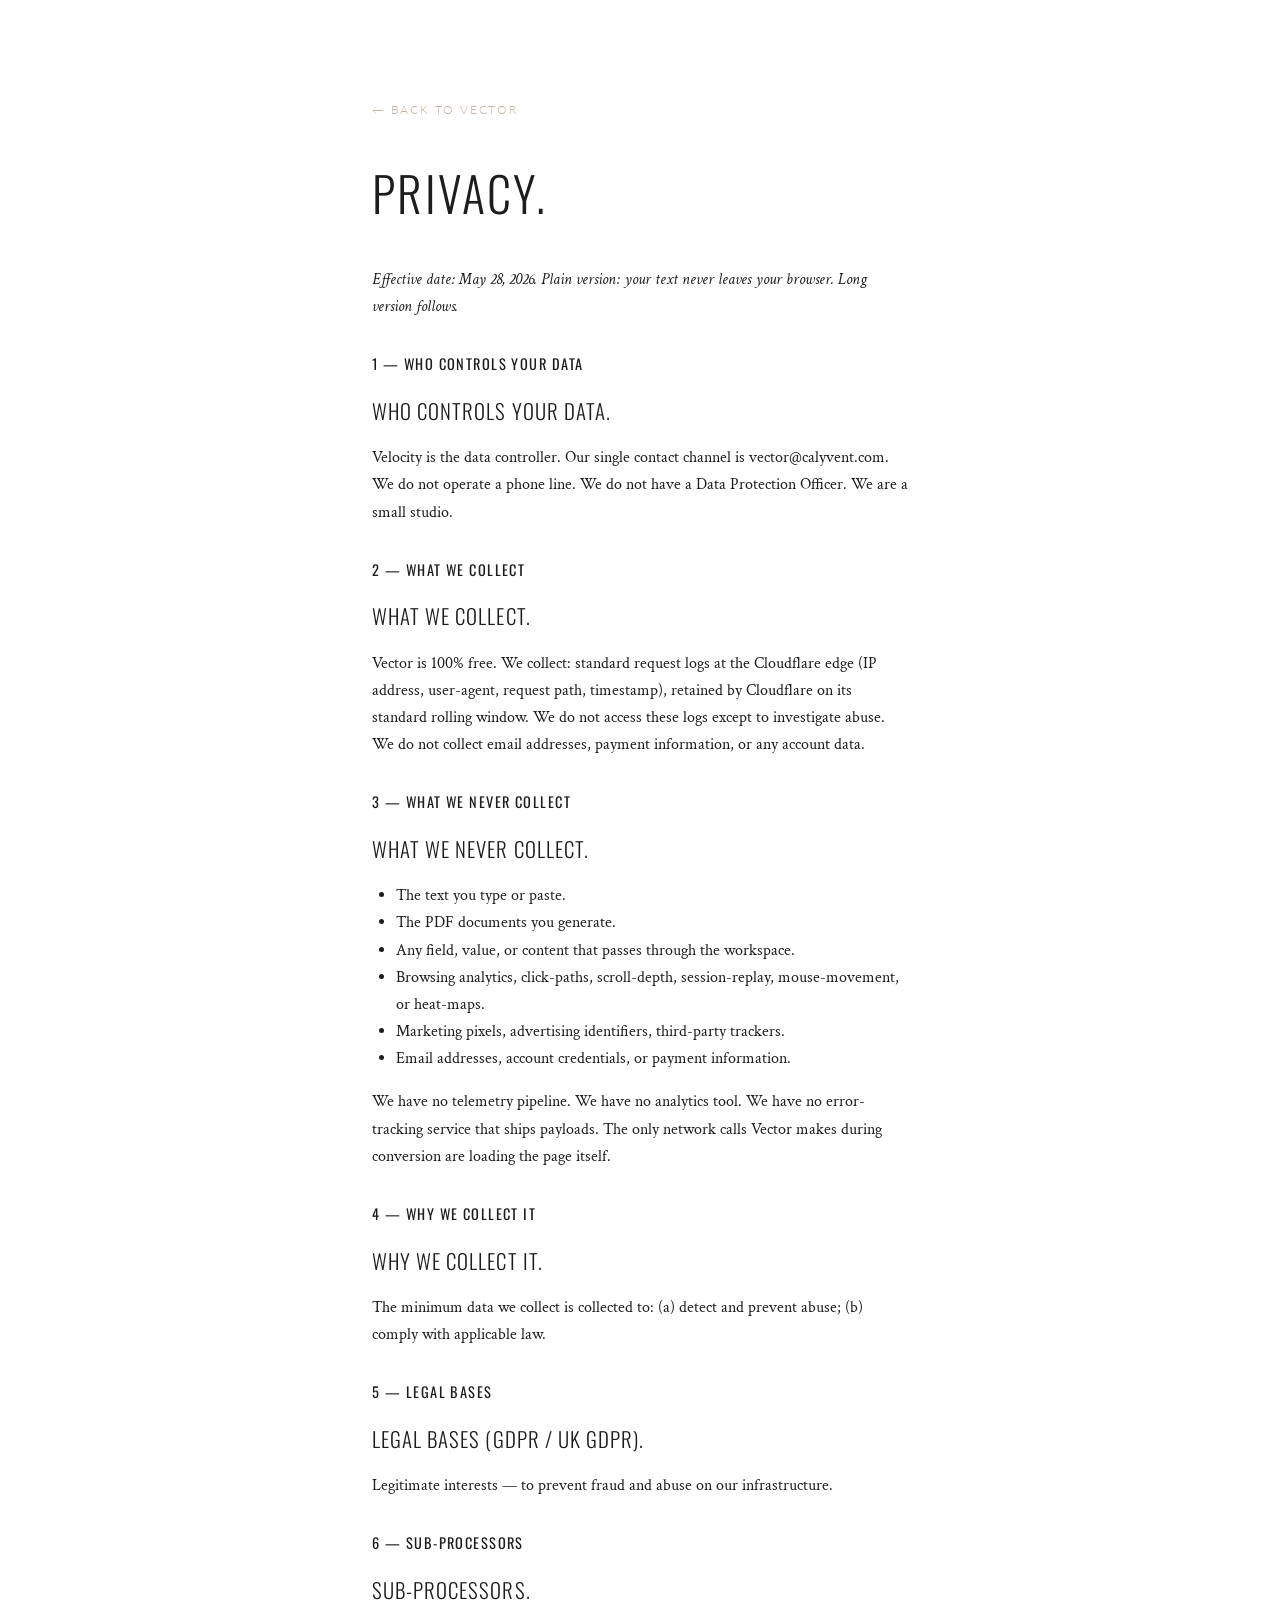
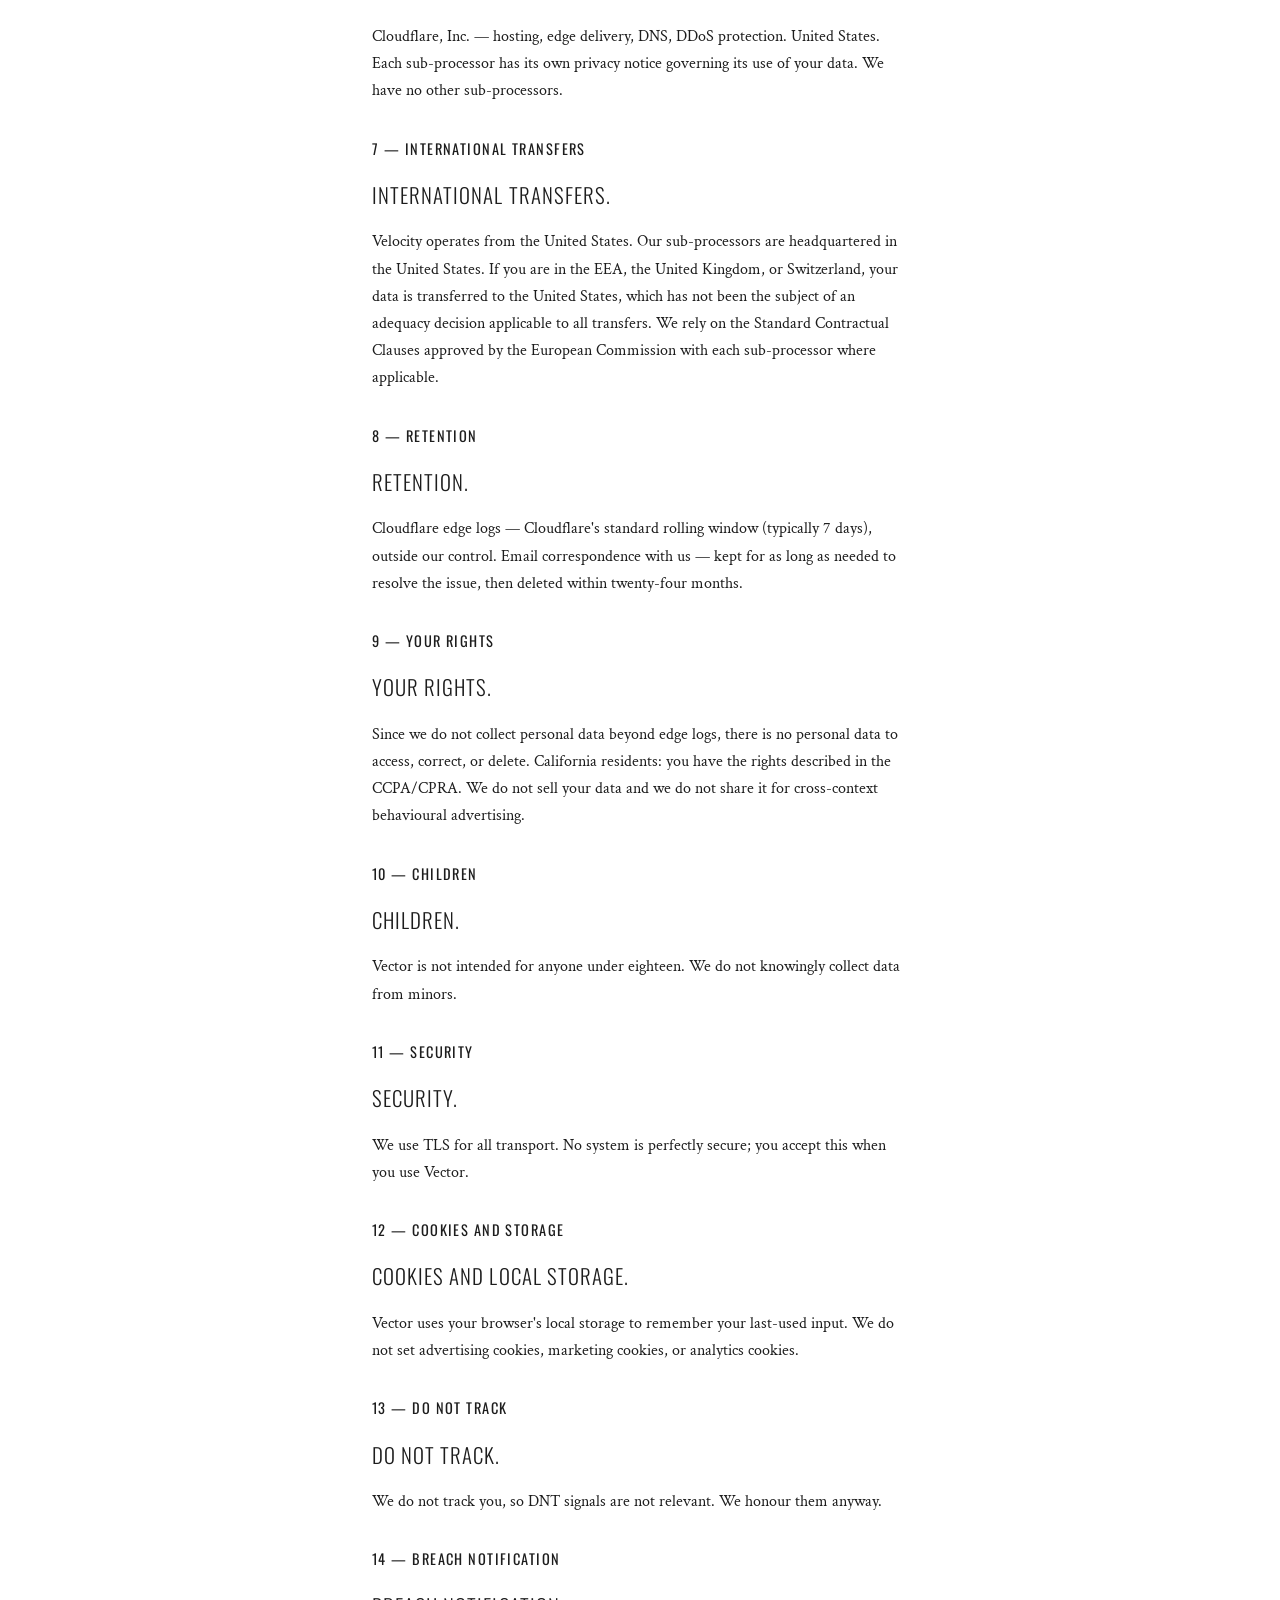
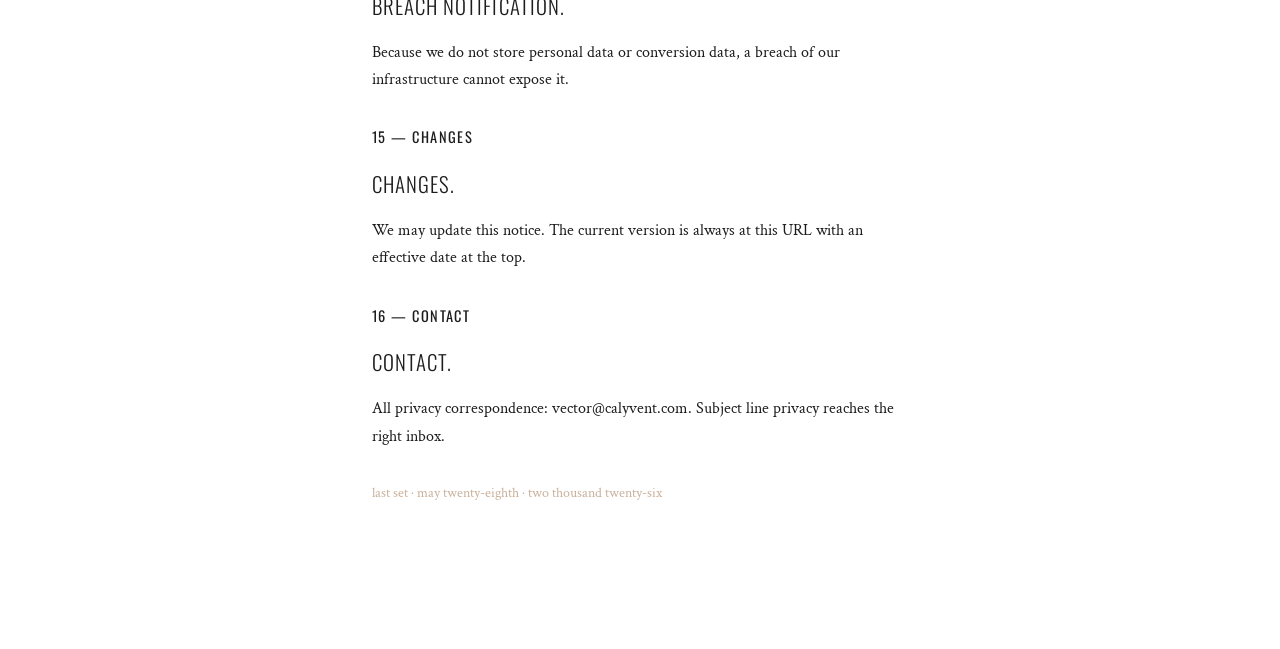
<file: privacy.html>
<!DOCTYPE html>
<html lang="en">
<head>
  <meta charset="UTF-8">
  <meta name="viewport" content="width=device-width, initial-scale=1.0">
  <title>Privacy Policy — VECTOR Text to PDF</title>
  <meta name="description" content="Privacy notice for VECTOR. Your text never leaves your browser — conversion is fully client-side and nothing is stored.">
  <meta name="robots" content="index, follow">
  <link rel="canonical" href="https://vector.calyvent.com/privacy.html">
  <link rel="icon" href="/favicon.ico" sizes="32x32">
  <link rel="icon" type="image/svg+xml" href="/favicon.svg">
  <link rel="icon" type="image/png" sizes="96x96" href="/favicon-96x96.png">
  <link rel="apple-touch-icon" href="/apple-touch-icon.png">
  <link rel="preconnect" href="https://fonts.googleapis.com">
  <link rel="preconnect" href="https://fonts.gstatic.com" crossorigin>
  <link href="https://fonts.googleapis.com/css2?family=Crimson+Text:ital,wght@0,400;0,600;1,400&family=Lato:wght@300&family=Oswald:wght@300;400;500;600&display=swap" rel="stylesheet">
  <style>
    * {
      margin: 0;
      padding: 0;
      box-sizing: border-box;
    }

    :root {
      --sage: #C4DCC8;
      --white: #FFFFFF;
      --kraft: #C9B19C;
      --charcoal: #1D1D1D;
    }

    html {
      scroll-behavior: smooth;
    }

    body {
      font-family: 'Crimson Text', Georgia, serif;
      background: var(--white);
      color: var(--charcoal);
      line-height: 1.7;
      min-height: 100vh;
      position: relative;
      overflow-x: hidden;
    }

    .container {
      max-width: 600px;
      margin: 0 auto;
      padding: 6rem 2rem 8rem 2rem;
    }

    h1 {
      font-family: 'Oswald', sans-serif;
      font-weight: 300;
      font-size: clamp(2rem, 5vw, 3rem);
      letter-spacing: 0.05em;
      text-transform: uppercase;
      margin-bottom: 2rem;
    }

    h2 {
      font-family: 'Oswald', sans-serif;
      font-weight: 300;
      font-size: clamp(2rem, 5vw, 3rem);
      letter-spacing: 0.05em;
      text-transform: uppercase;
      margin-bottom: 2rem;
    }

    p {
      margin-bottom: 1rem;
    }

    .back-link {
      display: inline-block;
      font-family: 'Lato', sans-serif;
      font-weight: 300;
      font-size: 0.75rem;
      letter-spacing: 0.15em;
      text-transform: uppercase;
      color: var(--kraft);
      text-decoration: none;
      margin-bottom: 2rem;
      transition: color 0.3s ease;
    }

    .back-link:hover {
      color: var(--charcoal);
    }

    ul {
      margin-left: 1.5rem;
      margin-bottom: 1rem;
    }

    @media (max-width: 768px) {
      .container {
        padding: 4rem 1.5rem 6rem 1.5rem;
      }
    }
  </style>
</head>
<body>
  <div class="container">
    <a href="/" class="back-link">← Back to Vector</a>
    <h2>Privacy.</h2>
    <p style="font-style: italic;">Effective date: May 28, 2026. Plain version: your text never leaves your browser. Long version follows.</p>
    
    <p style="font-family: 'Oswald', sans-serif; font-size: 0.9rem; letter-spacing: 0.1em; text-transform: uppercase; margin-top: 2rem;">1 — who controls your data</p>
    <p style="font-family: 'Oswald', sans-serif; font-weight: 300; font-size: 1.3rem; letter-spacing: 0.05em; text-transform: uppercase; margin-bottom: 1rem;">Who controls your data.</p>
    <p>Velocity is the data controller. Our single contact channel is vector@calyvent.com. We do not operate a phone line. We do not have a Data Protection Officer. We are a small studio.</p>
    
    <p style="font-family: 'Oswald', sans-serif; font-size: 0.9rem; letter-spacing: 0.1em; text-transform: uppercase; margin-top: 2rem;">2 — what we collect</p>
    <p style="font-family: 'Oswald', sans-serif; font-weight: 300; font-size: 1.3rem; letter-spacing: 0.05em; text-transform: uppercase; margin-bottom: 1rem;">What we collect.</p>
    <p>Vector is 100% free. We collect: standard request logs at the Cloudflare edge (IP address, user-agent, request path, timestamp), retained by Cloudflare on its standard rolling window. We do not access these logs except to investigate abuse. We do not collect email addresses, payment information, or any account data.</p>
    
    <p style="font-family: 'Oswald', sans-serif; font-size: 0.9rem; letter-spacing: 0.1em; text-transform: uppercase; margin-top: 2rem;">3 — what we never collect</p>
    <p style="font-family: 'Oswald', sans-serif; font-weight: 300; font-size: 1.3rem; letter-spacing: 0.05em; text-transform: uppercase; margin-bottom: 1rem;">What we never collect.</p>
    <ul style="margin-left: 1.5rem; margin-bottom: 1rem;">
      <li>The text you type or paste.</li>
      <li>The PDF documents you generate.</li>
      <li>Any field, value, or content that passes through the workspace.</li>
      <li>Browsing analytics, click-paths, scroll-depth, session-replay, mouse-movement, or heat-maps.</li>
      <li>Marketing pixels, advertising identifiers, third-party trackers.</li>
      <li>Email addresses, account credentials, or payment information.</li>
    </ul>
    <p>We have no telemetry pipeline. We have no analytics tool. We have no error-tracking service that ships payloads. The only network calls Vector makes during conversion are loading the page itself.</p>
    
    <p style="font-family: 'Oswald', sans-serif; font-size: 0.9rem; letter-spacing: 0.1em; text-transform: uppercase; margin-top: 2rem;">4 — why we collect it</p>
    <p style="font-family: 'Oswald', sans-serif; font-weight: 300; font-size: 1.3rem; letter-spacing: 0.05em; text-transform: uppercase; margin-bottom: 1rem;">Why we collect it.</p>
    <p>The minimum data we collect is collected to: (a) detect and prevent abuse; (b) comply with applicable law.</p>
    
    <p style="font-family: 'Oswald', sans-serif; font-size: 0.9rem; letter-spacing: 0.1em; text-transform: uppercase; margin-top: 2rem;">5 — legal bases</p>
    <p style="font-family: 'Oswald', sans-serif; font-weight: 300; font-size: 1.3rem; letter-spacing: 0.05em; text-transform: uppercase; margin-bottom: 1rem;">Legal bases (GDPR / UK GDPR).</p>
    <p>Legitimate interests — to prevent fraud and abuse on our infrastructure.</p>
    
    <p style="font-family: 'Oswald', sans-serif; font-size: 0.9rem; letter-spacing: 0.1em; text-transform: uppercase; margin-top: 2rem;">6 — sub-processors</p>
    <p style="font-family: 'Oswald', sans-serif; font-weight: 300; font-size: 1.3rem; letter-spacing: 0.05em; text-transform: uppercase; margin-bottom: 1rem;">Sub-processors.</p>
    <p>Cloudflare, Inc. — hosting, edge delivery, DNS, DDoS protection. United States. Each sub-processor has its own privacy notice governing its use of your data. We have no other sub-processors.</p>
    
    <p style="font-family: 'Oswald', sans-serif; font-size: 0.9rem; letter-spacing: 0.1em; text-transform: uppercase; margin-top: 2rem;">7 — international transfers</p>
    <p style="font-family: 'Oswald', sans-serif; font-weight: 300; font-size: 1.3rem; letter-spacing: 0.05em; text-transform: uppercase; margin-bottom: 1rem;">International transfers.</p>
    <p>Velocity operates from the United States. Our sub-processors are headquartered in the United States. If you are in the EEA, the United Kingdom, or Switzerland, your data is transferred to the United States, which has not been the subject of an adequacy decision applicable to all transfers. We rely on the Standard Contractual Clauses approved by the European Commission with each sub-processor where applicable.</p>
    
    <p style="font-family: 'Oswald', sans-serif; font-size: 0.9rem; letter-spacing: 0.1em; text-transform: uppercase; margin-top: 2rem;">8 — retention</p>
    <p style="font-family: 'Oswald', sans-serif; font-weight: 300; font-size: 1.3rem; letter-spacing: 0.05em; text-transform: uppercase; margin-bottom: 1rem;">Retention.</p>
    <p>Cloudflare edge logs — Cloudflare's standard rolling window (typically 7 days), outside our control. Email correspondence with us — kept for as long as needed to resolve the issue, then deleted within twenty-four months.</p>
    
    <p style="font-family: 'Oswald', sans-serif; font-size: 0.9rem; letter-spacing: 0.1em; text-transform: uppercase; margin-top: 2rem;">9 — your rights</p>
    <p style="font-family: 'Oswald', sans-serif; font-weight: 300; font-size: 1.3rem; letter-spacing: 0.05em; text-transform: uppercase; margin-bottom: 1rem;">Your rights.</p>
    <p>Since we do not collect personal data beyond edge logs, there is no personal data to access, correct, or delete. California residents: you have the rights described in the CCPA/CPRA. We do not sell your data and we do not share it for cross-context behavioural advertising.</p>
    
    <p style="font-family: 'Oswald', sans-serif; font-size: 0.9rem; letter-spacing: 0.1em; text-transform: uppercase; margin-top: 2rem;">10 — children</p>
    <p style="font-family: 'Oswald', sans-serif; font-weight: 300; font-size: 1.3rem; letter-spacing: 0.05em; text-transform: uppercase; margin-bottom: 1rem;">Children.</p>
    <p>Vector is not intended for anyone under eighteen. We do not knowingly collect data from minors.</p>
    
    <p style="font-family: 'Oswald', sans-serif; font-size: 0.9rem; letter-spacing: 0.1em; text-transform: uppercase; margin-top: 2rem;">11 — security</p>
    <p style="font-family: 'Oswald', sans-serif; font-weight: 300; font-size: 1.3rem; letter-spacing: 0.05em; text-transform: uppercase; margin-bottom: 1rem;">Security.</p>
    <p>We use TLS for all transport. No system is perfectly secure; you accept this when you use Vector.</p>
    
    <p style="font-family: 'Oswald', sans-serif; font-size: 0.9rem; letter-spacing: 0.1em; text-transform: uppercase; margin-top: 2rem;">12 — cookies and storage</p>
    <p style="font-family: 'Oswald', sans-serif; font-weight: 300; font-size: 1.3rem; letter-spacing: 0.05em; text-transform: uppercase; margin-bottom: 1rem;">Cookies and local storage.</p>
    <p>Vector uses your browser's local storage to remember your last-used input. We do not set advertising cookies, marketing cookies, or analytics cookies.</p>
    
    <p style="font-family: 'Oswald', sans-serif; font-size: 0.9rem; letter-spacing: 0.1em; text-transform: uppercase; margin-top: 2rem;">13 — Do Not Track</p>
    <p style="font-family: 'Oswald', sans-serif; font-weight: 300; font-size: 1.3rem; letter-spacing: 0.05em; text-transform: uppercase; margin-bottom: 1rem;">Do Not Track.</p>
    <p>We do not track you, so DNT signals are not relevant. We honour them anyway.</p>
    
    <p style="font-family: 'Oswald', sans-serif; font-size: 0.9rem; letter-spacing: 0.1em; text-transform: uppercase; margin-top: 2rem;">14 — breach notification</p>
    <p style="font-family: 'Oswald', sans-serif; font-weight: 300; font-size: 1.3rem; letter-spacing: 0.05em; text-transform: uppercase; margin-bottom: 1rem;">Breach notification.</p>
    <p>Because we do not store personal data or conversion data, a breach of our infrastructure cannot expose it.</p>
    
    <p style="font-family: 'Oswald', sans-serif; font-size: 0.9rem; letter-spacing: 0.1em; text-transform: uppercase; margin-top: 2rem;">15 — changes</p>
    <p style="font-family: 'Oswald', sans-serif; font-weight: 300; font-size: 1.3rem; letter-spacing: 0.05em; text-transform: uppercase; margin-bottom: 1rem;">Changes.</p>
    <p>We may update this notice. The current version is always at this URL with an effective date at the top.</p>
    
    <p style="font-family: 'Oswald', sans-serif; font-size: 0.9rem; letter-spacing: 0.1em; text-transform: uppercase; margin-top: 2rem;">16 — contact</p>
    <p style="font-family: 'Oswald', sans-serif; font-weight: 300; font-size: 1.3rem; letter-spacing: 0.05em; text-transform: uppercase; margin-bottom: 1rem;">Contact.</p>
    <p>All privacy correspondence: vector@calyvent.com. Subject line privacy reaches the right inbox.</p>
    
    <p style="margin-top: 2rem; font-size: 0.85rem; color: var(--kraft);">last set · may twenty-eighth · two thousand twenty-six</p>
  </div>
</body>
</html>
</file>
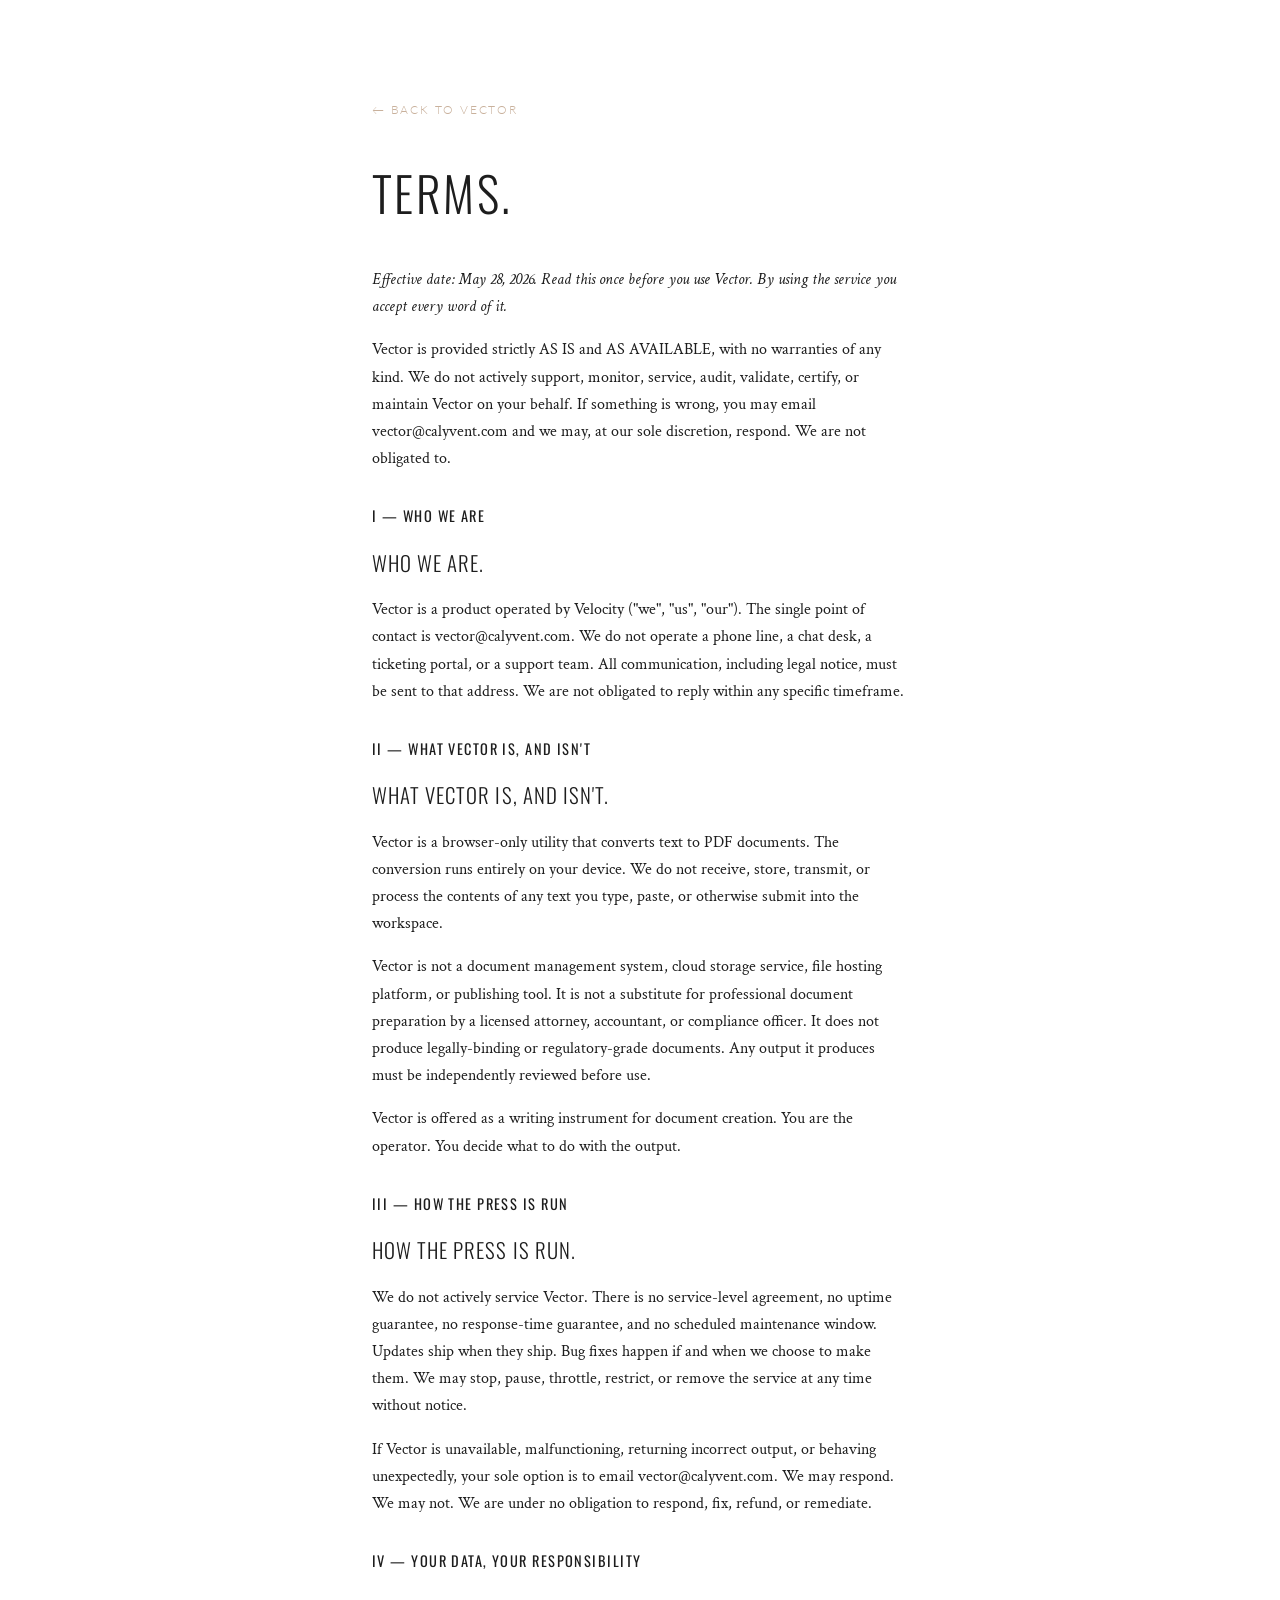
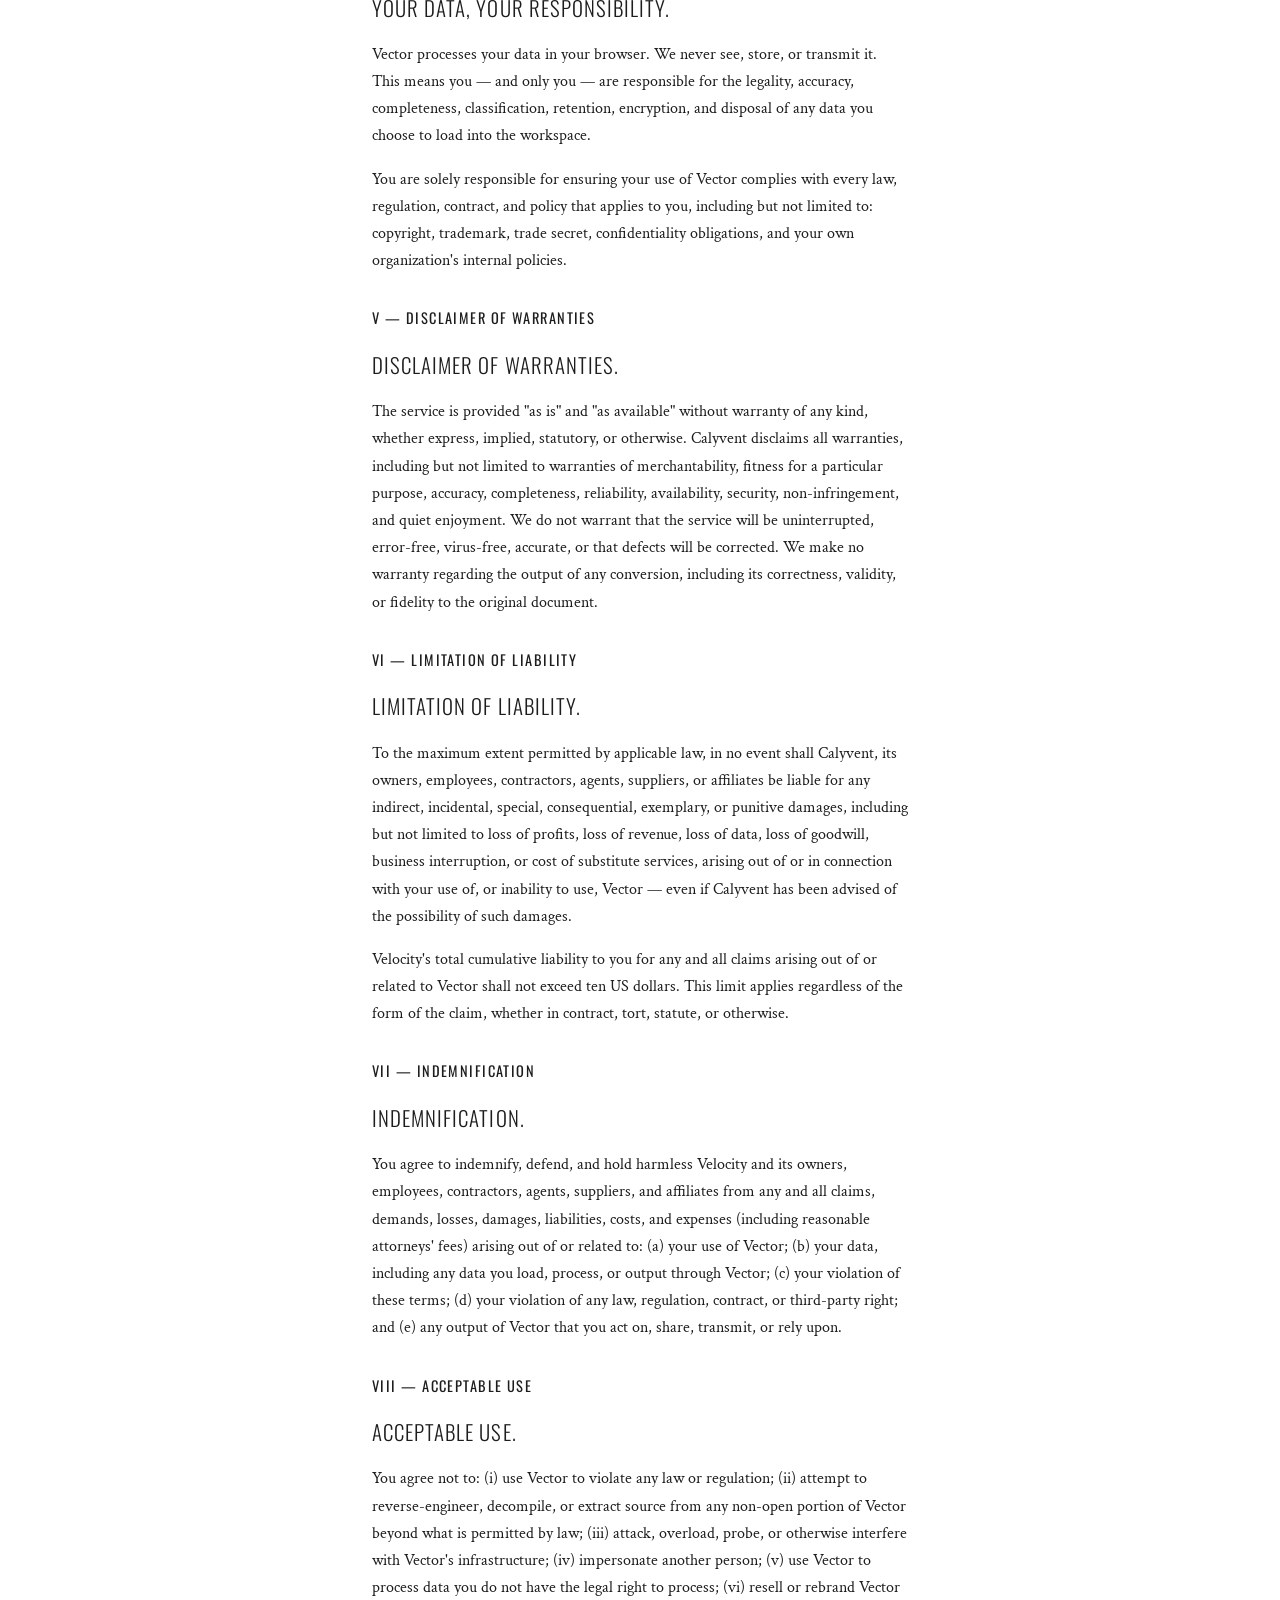
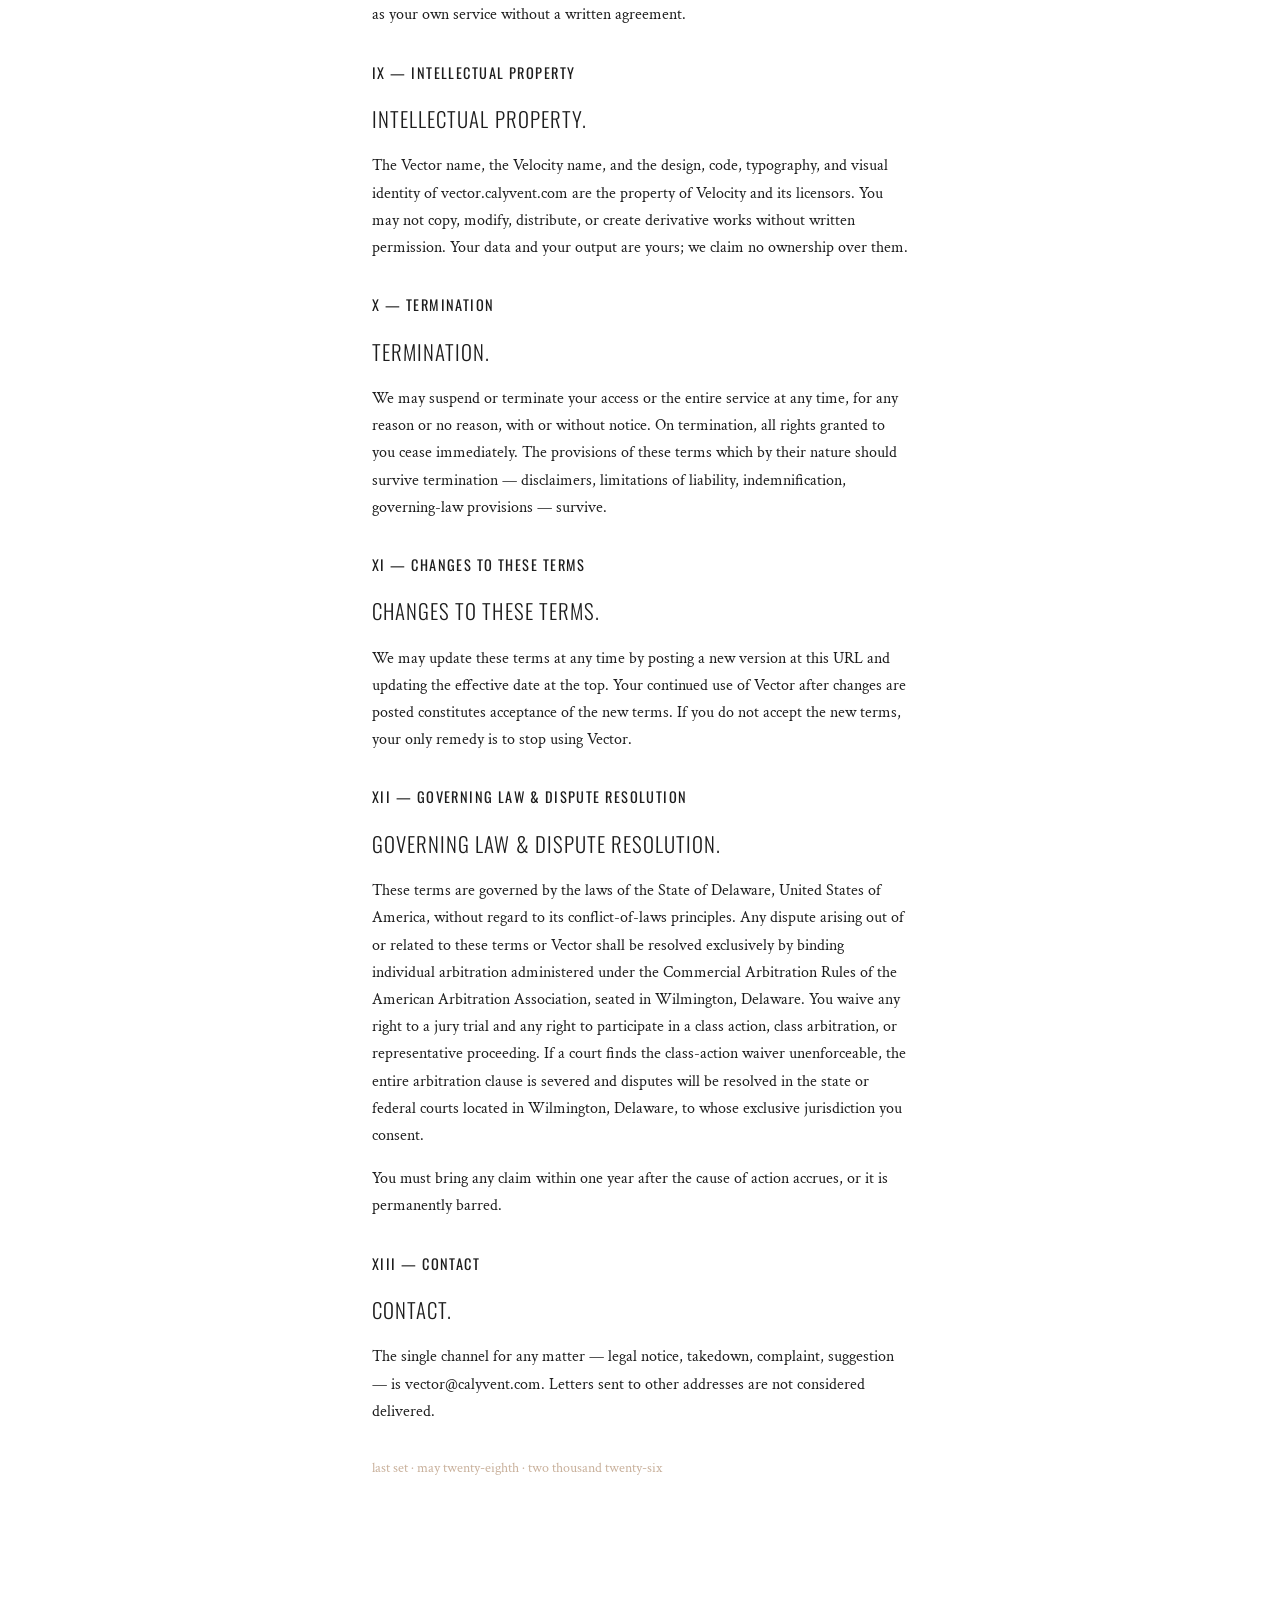
<file: terms.html>
<!DOCTYPE html>
<html lang="en">
<head>
  <meta charset="UTF-8">
  <meta name="viewport" content="width=device-width, initial-scale=1.0">
  <title>Terms of Service — VECTOR Text to PDF</title>
  <meta name="description" content="Terms of service for VECTOR, the free in-browser text to PDF converter by Velocity.">
  <meta name="robots" content="index, follow">
  <link rel="canonical" href="https://vector.calyvent.com/terms.html">
  <link rel="icon" href="/favicon.ico" sizes="32x32">
  <link rel="icon" type="image/svg+xml" href="/favicon.svg">
  <link rel="icon" type="image/png" sizes="96x96" href="/favicon-96x96.png">
  <link rel="apple-touch-icon" href="/apple-touch-icon.png">
  <link rel="preconnect" href="https://fonts.googleapis.com">
  <link rel="preconnect" href="https://fonts.gstatic.com" crossorigin>
  <link href="https://fonts.googleapis.com/css2?family=Crimson+Text:ital,wght@0,400;0,600;1,400&family=Lato:wght@300&family=Oswald:wght@300;400;500;600&display=swap" rel="stylesheet">
  <style>
    * {
      margin: 0;
      padding: 0;
      box-sizing: border-box;
    }

    :root {
      --sage: #C4DCC8;
      --white: #FFFFFF;
      --kraft: #C9B19C;
      --charcoal: #1D1D1D;
    }

    html {
      scroll-behavior: smooth;
    }

    body {
      font-family: 'Crimson Text', Georgia, serif;
      background: var(--white);
      color: var(--charcoal);
      line-height: 1.7;
      min-height: 100vh;
      position: relative;
      overflow-x: hidden;
    }

    .container {
      max-width: 600px;
      margin: 0 auto;
      padding: 6rem 2rem 8rem 2rem;
    }

    h1 {
      font-family: 'Oswald', sans-serif;
      font-weight: 300;
      font-size: clamp(2rem, 5vw, 3rem);
      letter-spacing: 0.05em;
      text-transform: uppercase;
      margin-bottom: 2rem;
    }

    h2 {
      font-family: 'Oswald', sans-serif;
      font-weight: 300;
      font-size: clamp(2rem, 5vw, 3rem);
      letter-spacing: 0.05em;
      text-transform: uppercase;
      margin-bottom: 2rem;
    }

    p {
      margin-bottom: 1rem;
    }

    .back-link {
      display: inline-block;
      font-family: 'Lato', sans-serif;
      font-weight: 300;
      font-size: 0.75rem;
      letter-spacing: 0.15em;
      text-transform: uppercase;
      color: var(--kraft);
      text-decoration: none;
      margin-bottom: 2rem;
      transition: color 0.3s ease;
    }

    .back-link:hover {
      color: var(--charcoal);
    }

    ul {
      margin-left: 1.5rem;
      margin-bottom: 1rem;
    }

    @media (max-width: 768px) {
      .container {
        padding: 4rem 1.5rem 6rem 1.5rem;
      }
    }
  </style>
</head>
<body>
  <div class="container">
    <a href="/" class="back-link">← Back to Vector</a>
    <h2>Terms.</h2>
    <p style="font-style: italic;">Effective date: May 28, 2026. Read this once before you use Vector. By using the service you accept every word of it.</p>
    
    <p>Vector is provided strictly AS IS and AS AVAILABLE, with no warranties of any kind. We do not actively support, monitor, service, audit, validate, certify, or maintain Vector on your behalf. If something is wrong, you may email vector@calyvent.com and we may, at our sole discretion, respond. We are not obligated to.</p>
    
    <p style="font-family: 'Oswald', sans-serif; font-size: 0.9rem; letter-spacing: 0.1em; text-transform: uppercase; margin-top: 2rem;">i — who we are</p>
    <p style="font-family: 'Oswald', sans-serif; font-weight: 300; font-size: 1.3rem; letter-spacing: 0.05em; text-transform: uppercase; margin-bottom: 1rem;">Who we are.</p>
    <p>Vector is a product operated by Velocity ("we", "us", "our"). The single point of contact is vector@calyvent.com. We do not operate a phone line, a chat desk, a ticketing portal, or a support team. All communication, including legal notice, must be sent to that address. We are not obligated to reply within any specific timeframe.</p>
    
    <p style="font-family: 'Oswald', sans-serif; font-size: 0.9rem; letter-spacing: 0.1em; text-transform: uppercase; margin-top: 2rem;">ii — what Vector is, and isn't</p>
    <p style="font-family: 'Oswald', sans-serif; font-weight: 300; font-size: 1.3rem; letter-spacing: 0.05em; text-transform: uppercase; margin-bottom: 1rem;">What Vector is, and isn't.</p>
    <p>Vector is a browser-only utility that converts text to PDF documents. The conversion runs entirely on your device. We do not receive, store, transmit, or process the contents of any text you type, paste, or otherwise submit into the workspace.</p>
    <p>Vector is not a document management system, cloud storage service, file hosting platform, or publishing tool. It is not a substitute for professional document preparation by a licensed attorney, accountant, or compliance officer. It does not produce legally-binding or regulatory-grade documents. Any output it produces must be independently reviewed before use.</p>
    <p>Vector is offered as a writing instrument for document creation. You are the operator. You decide what to do with the output.</p>
    
    <p style="font-family: 'Oswald', sans-serif; font-size: 0.9rem; letter-spacing: 0.1em; text-transform: uppercase; margin-top: 2rem;">iii — how the press is run</p>
    <p style="font-family: 'Oswald', sans-serif; font-weight: 300; font-size: 1.3rem; letter-spacing: 0.05em; text-transform: uppercase; margin-bottom: 1rem;">How the press is run.</p>
    <p>We do not actively service Vector. There is no service-level agreement, no uptime guarantee, no response-time guarantee, and no scheduled maintenance window. Updates ship when they ship. Bug fixes happen if and when we choose to make them. We may stop, pause, throttle, restrict, or remove the service at any time without notice.</p>
    <p>If Vector is unavailable, malfunctioning, returning incorrect output, or behaving unexpectedly, your sole option is to email vector@calyvent.com. We may respond. We may not. We are under no obligation to respond, fix, refund, or remediate.</p>
    
    <p style="font-family: 'Oswald', sans-serif; font-size: 0.9rem; letter-spacing: 0.1em; text-transform: uppercase; margin-top: 2rem;">iv — your data, your responsibility</p>
    <p style="font-family: 'Oswald', sans-serif; font-weight: 300; font-size: 1.3rem; letter-spacing: 0.05em; text-transform: uppercase; margin-bottom: 1rem;">Your data, your responsibility.</p>
    <p>Vector processes your data in your browser. We never see, store, or transmit it. This means you — and only you — are responsible for the legality, accuracy, completeness, classification, retention, encryption, and disposal of any data you choose to load into the workspace.</p>
    <p>You are solely responsible for ensuring your use of Vector complies with every law, regulation, contract, and policy that applies to you, including but not limited to: copyright, trademark, trade secret, confidentiality obligations, and your own organization's internal policies.</p>
    
    <p style="font-family: 'Oswald', sans-serif; font-size: 0.9rem; letter-spacing: 0.1em; text-transform: uppercase; margin-top: 2rem;">v — disclaimer of warranties</p>
    <p style="font-family: 'Oswald', sans-serif; font-weight: 300; font-size: 1.3rem; letter-spacing: 0.05em; text-transform: uppercase; margin-bottom: 1rem;">Disclaimer of warranties.</p>
    <p>The service is provided "as is" and "as available" without warranty of any kind, whether express, implied, statutory, or otherwise. Calyvent disclaims all warranties, including but not limited to warranties of merchantability, fitness for a particular purpose, accuracy, completeness, reliability, availability, security, non-infringement, and quiet enjoyment. We do not warrant that the service will be uninterrupted, error-free, virus-free, accurate, or that defects will be corrected. We make no warranty regarding the output of any conversion, including its correctness, validity, or fidelity to the original document.</p>
    
    <p style="font-family: 'Oswald', sans-serif; font-size: 0.9rem; letter-spacing: 0.1em; text-transform: uppercase; margin-top: 2rem;">vi — limitation of liability</p>
    <p style="font-family: 'Oswald', sans-serif; font-weight: 300; font-size: 1.3rem; letter-spacing: 0.05em; text-transform: uppercase; margin-bottom: 1rem;">Limitation of liability.</p>
    <p>To the maximum extent permitted by applicable law, in no event shall Calyvent, its owners, employees, contractors, agents, suppliers, or affiliates be liable for any indirect, incidental, special, consequential, exemplary, or punitive damages, including but not limited to loss of profits, loss of revenue, loss of data, loss of goodwill, business interruption, or cost of substitute services, arising out of or in connection with your use of, or inability to use, Vector — even if Calyvent has been advised of the possibility of such damages.</p>
    <p>Velocity's total cumulative liability to you for any and all claims arising out of or related to Vector shall not exceed ten US dollars. This limit applies regardless of the form of the claim, whether in contract, tort, statute, or otherwise.</p>
    
    <p style="font-family: 'Oswald', sans-serif; font-size: 0.9rem; letter-spacing: 0.1em; text-transform: uppercase; margin-top: 2rem;">vii — indemnification</p>
    <p style="font-family: 'Oswald', sans-serif; font-weight: 300; font-size: 1.3rem; letter-spacing: 0.05em; text-transform: uppercase; margin-bottom: 1rem;">Indemnification.</p>
    <p>You agree to indemnify, defend, and hold harmless Velocity and its owners, employees, contractors, agents, suppliers, and affiliates from any and all claims, demands, losses, damages, liabilities, costs, and expenses (including reasonable attorneys' fees) arising out of or related to: (a) your use of Vector; (b) your data, including any data you load, process, or output through Vector; (c) your violation of these terms; (d) your violation of any law, regulation, contract, or third-party right; and (e) any output of Vector that you act on, share, transmit, or rely upon.</p>
    
    <p style="font-family: 'Oswald', sans-serif; font-size: 0.9rem; letter-spacing: 0.1em; text-transform: uppercase; margin-top: 2rem;">viii — acceptable use</p>
    <p style="font-family: 'Oswald', sans-serif; font-weight: 300; font-size: 1.3rem; letter-spacing: 0.05em; text-transform: uppercase; margin-bottom: 1rem;">Acceptable use.</p>
    <p>You agree not to: (i) use Vector to violate any law or regulation; (ii) attempt to reverse-engineer, decompile, or extract source from any non-open portion of Vector beyond what is permitted by law; (iii) attack, overload, probe, or otherwise interfere with Vector's infrastructure; (iv) impersonate another person; (v) use Vector to process data you do not have the legal right to process; (vi) resell or rebrand Vector as your own service without a written agreement.</p>
    
    <p style="font-family: 'Oswald', sans-serif; font-size: 0.9rem; letter-spacing: 0.1em; text-transform: uppercase; margin-top: 2rem;">ix — intellectual property</p>
    <p style="font-family: 'Oswald', sans-serif; font-weight: 300; font-size: 1.3rem; letter-spacing: 0.05em; text-transform: uppercase; margin-bottom: 1rem;">Intellectual property.</p>
    <p>The Vector name, the Velocity name, and the design, code, typography, and visual identity of vector.calyvent.com are the property of Velocity and its licensors. You may not copy, modify, distribute, or create derivative works without written permission. Your data and your output are yours; we claim no ownership over them.</p>
    
    <p style="font-family: 'Oswald', sans-serif; font-size: 0.9rem; letter-spacing: 0.1em; text-transform: uppercase; margin-top: 2rem;">x — termination</p>
    <p style="font-family: 'Oswald', sans-serif; font-weight: 300; font-size: 1.3rem; letter-spacing: 0.05em; text-transform: uppercase; margin-bottom: 1rem;">Termination.</p>
    <p>We may suspend or terminate your access or the entire service at any time, for any reason or no reason, with or without notice. On termination, all rights granted to you cease immediately. The provisions of these terms which by their nature should survive termination — disclaimers, limitations of liability, indemnification, governing-law provisions — survive.</p>
    
    <p style="font-family: 'Oswald', sans-serif; font-size: 0.9rem; letter-spacing: 0.1em; text-transform: uppercase; margin-top: 2rem;">xi — changes to these terms</p>
    <p style="font-family: 'Oswald', sans-serif; font-weight: 300; font-size: 1.3rem; letter-spacing: 0.05em; text-transform: uppercase; margin-bottom: 1rem;">Changes to these terms.</p>
    <p>We may update these terms at any time by posting a new version at this URL and updating the effective date at the top. Your continued use of Vector after changes are posted constitutes acceptance of the new terms. If you do not accept the new terms, your only remedy is to stop using Vector.</p>
    
    <p style="font-family: 'Oswald', sans-serif; font-size: 0.9rem; letter-spacing: 0.1em; text-transform: uppercase; margin-top: 2rem;">xii — governing law & dispute resolution</p>
    <p style="font-family: 'Oswald', sans-serif; font-weight: 300; font-size: 1.3rem; letter-spacing: 0.05em; text-transform: uppercase; margin-bottom: 1rem;">Governing law & dispute resolution.</p>
    <p>These terms are governed by the laws of the State of Delaware, United States of America, without regard to its conflict-of-laws principles. Any dispute arising out of or related to these terms or Vector shall be resolved exclusively by binding individual arbitration administered under the Commercial Arbitration Rules of the American Arbitration Association, seated in Wilmington, Delaware. You waive any right to a jury trial and any right to participate in a class action, class arbitration, or representative proceeding. If a court finds the class-action waiver unenforceable, the entire arbitration clause is severed and disputes will be resolved in the state or federal courts located in Wilmington, Delaware, to whose exclusive jurisdiction you consent.</p>
    <p>You must bring any claim within one year after the cause of action accrues, or it is permanently barred.</p>
    
    <p style="font-family: 'Oswald', sans-serif; font-size: 0.9rem; letter-spacing: 0.1em; text-transform: uppercase; margin-top: 2rem;">xiii — contact</p>
    <p style="font-family: 'Oswald', sans-serif; font-weight: 300; font-size: 1.3rem; letter-spacing: 0.05em; text-transform: uppercase; margin-bottom: 1rem;">Contact.</p>
    <p>The single channel for any matter — legal notice, takedown, complaint, suggestion — is vector@calyvent.com. Letters sent to other addresses are not considered delivered.</p>
    
    <p style="margin-top: 2rem; font-size: 0.85rem; color: var(--kraft);">last set · may twenty-eighth · two thousand twenty-six</p>
  </div>
</body>
</html>
</file>
